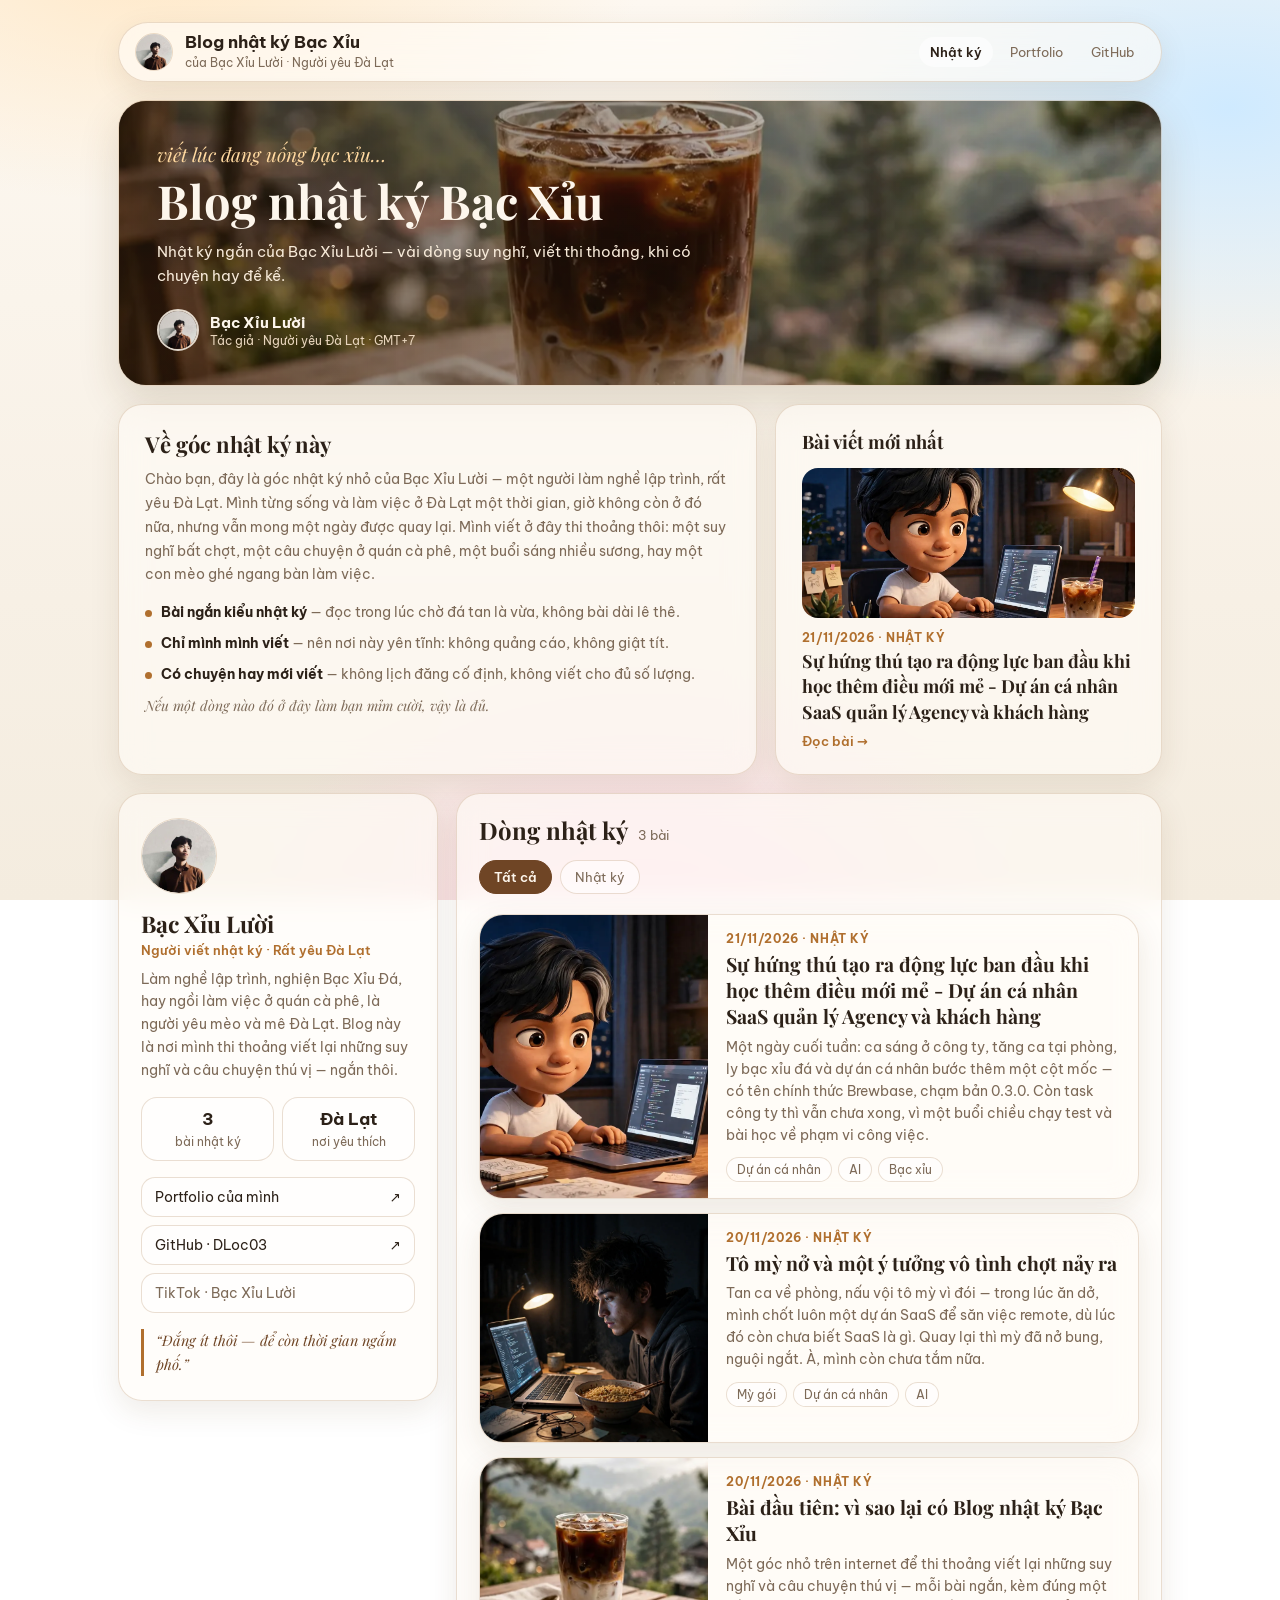
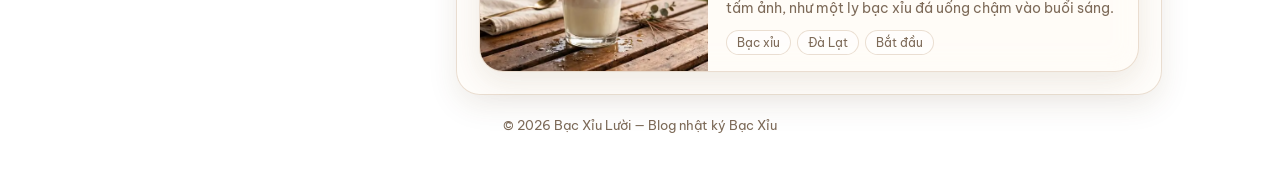
<file: index.html>
<!DOCTYPE html>
<html lang="vi">
<head>
<meta charset="UTF-8">
<meta name="viewport" content="width=device-width, initial-scale=1, viewport-fit=cover">
<meta name="theme-color" content="#fdf8f1">
<title>Blog nhật ký Bạc Xỉu — của Bạc Xỉu Lười</title>
<meta name="description" content="Nhật ký của một người làm nghề lập trình, rất yêu Đà Lạt — những suy nghĩ ngắn, chuyện quán xá, mèo và những buổi sáng nhiều sương.">
<meta property="og:type" content="website">
<meta property="og:site_name" content="Blog nhật ký Bạc Xỉu">
<meta property="og:title" content="Blog nhật ký Bạc Xỉu — của Bạc Xỉu Lười">
<meta property="og:description" content="Nhật ký của một người làm nghề lập trình, rất yêu Đà Lạt — viết thi thoảng, khi có chuyện hay.">
<meta property="og:image" content="https://dloc03.github.io/bac-xiu-lab/assets/og-image.jpg">
<meta property="og:url" content="https://dloc03.github.io/bac-xiu-lab/">
<link rel="icon" href="assets/favicon.svg" type="image/svg+xml">
<link rel="preconnect" href="https://fonts.googleapis.com">
<link href="https://fonts.googleapis.com/css2?family=Be+Vietnam+Pro:wght@400;600;700;800&family=Playfair+Display:ital,wght@0,700;0,800;1,500&display=swap" rel="stylesheet">
<link rel="stylesheet" href="assets/style.css?v=10">
</head>
<body>
<div class="page">
  <header class="nav glass">
    <img class="hava" src="assets/avatar.jpg?v=10" alt="Ảnh đại diện của Bạc Xỉu Lười">
    <div class="brand"><b>Blog nhật ký Bạc Xỉu</b><span>của Bạc Xỉu Lười · Người yêu Đà Lạt</span></div>
    <nav class="navlinks">
      <a class="on" href="./">Nhật ký</a>
      <a href="https://dloc03.github.io/portfolio/">Portfolio</a>
      <a href="https://github.com/DLoc03">GitHub</a>
    </nav>
  </header>

  <section class="hero">
    <img class="hero-bg" src="assets/images/hero-bac-xiu.webp" alt="" fetchpriority="high">
    <div class="hero-shade"></div>
    <div class="hero-in">
      <div class="hero-script">viết lúc đang uống bạc xỉu…</div>
      <h1>Blog nhật ký Bạc Xỉu</h1>
      <p>Nhật ký ngắn của Bạc Xỉu Lười — vài dòng suy nghĩ, viết thi thoảng, khi có chuyện hay để kể.</p>
      <div class="hero-author">
        <span class="mini-ava"><img src="assets/avatar.jpg?v=10" alt="">B</span>
        <span><b>Bạc Xỉu Lười</b><small>Tác giả · Người yêu Đà Lạt · GMT+7</small></span>
      </div>
    </div>
  </section>

  <section class="about-row">
    <div class="about-card glass">
      <h2>Về góc nhật ký này</h2>
      <p>Chào bạn, đây là góc nhật ký nhỏ của Bạc Xỉu Lười — một người làm nghề lập trình, rất yêu Đà Lạt. Mình từng sống và làm việc ở Đà Lạt một thời gian, giờ không còn ở đó nữa, nhưng vẫn mong một ngày được quay lại. Mình viết ở đây thi thoảng thôi: một suy nghĩ bất chợt, một câu chuyện ở quán cà phê, một buổi sáng nhiều sương, hay một con mèo ghé ngang bàn làm việc.</p>
      <ul class="rules">
        <li><b>Bài ngắn kiểu nhật ký</b> — đọc trong lúc chờ đá tan là vừa, không bài dài lê thê.</li>
        <li><b>Chỉ mình mình viết</b> — nên nơi này yên tĩnh: không quảng cáo, không giật tít.</li>
        <li><b>Có chuyện hay mới viết</b> — không lịch đăng cố định, không viết cho đủ số lượng.</li>
      </ul>
      <p class="about-note">Nếu một dòng nào đó ở đây làm bạn mỉm cười, vậy là đủ.</p>
    </div>
    <div class="about-side glass">
      <h3>Bài viết mới nhất</h3>
      <div id="latestSkl" aria-hidden="true"><div class="latest-skl-img skl-img"></div><div class="skl-bar skl-img w30" style="margin-top:14px"></div><div class="skl-bar skl-img title w85"></div></div>
      <a class="latest" id="latestCard" href="post/bai-dau-tien/" hidden>
        <img src="assets/images/bac-xiu-buoi-sang.webp" alt="Bài đầu tiên: vì sao lại có Blog nhật ký Bạc Xỉu">
        <span class="latest-date">20/11/2026 · Nhật ký</span>
        <b class="latest-title">Bài đầu tiên: vì sao lại có Blog nhật ký Bạc Xỉu</b>
        <span class="latest-more">Đọc bài →</span>
      </a>
    </div>
  </section>

  <div class="layout">
    <aside class="profile glass" id="tac-gia">
      <div class="avatar"><img src="assets/avatar.jpg?v=10" alt="Ảnh đại diện của Bạc Xỉu Lười" onerror="this.remove()">B</div>
      <h2>Bạc Xỉu Lười</h2>
      <div class="role">Người viết nhật ký · Rất yêu Đà Lạt</div>
      <p class="bio">Làm nghề lập trình, nghiện Bạc Xỉu Đá, hay ngồi làm việc ở quán cà phê, là người yêu mèo và mê Đà Lạt. Blog này là nơi mình thi thoảng viết lại những suy nghĩ và câu chuyện thú vị — ngắn thôi.</p>
      <div class="pstats">
        <div class="pstat"><b id="statPosts">–</b><span>bài nhật ký</span></div>
        <div class="pstat"><b>Đà Lạt</b><span>nơi yêu thích</span></div>
      </div>
      <div class="plinks">
        <a href="https://dloc03.github.io/portfolio/">Portfolio của mình <span>↗</span></a>
        <a href="https://github.com/DLoc03">GitHub · DLoc03 <span>↗</span></a>
        <span class="nolink">TikTok · Bạc Xỉu Lười</span>
      </div>
      <p class="pquote">“Đắng ít thôi — để còn thời gian ngắm phố.”</p>
    </aside>

    <main class="glass">
      <div class="listhead"><h2>Dòng nhật ký</h2><span id="countLabel"></span></div>
      <div class="filters" id="filters"></div>
      <div class="feed" id="feed">
        <div class="post glass skl" aria-hidden="true"><div class="skl-thumb skl-img"></div><div class="skl-lines"><div class="skl-bar skl-img w30"></div><div class="skl-bar skl-img title w85"></div><div class="skl-bar skl-img w60"></div><div class="skl-bar skl-img w45"></div></div></div>
      </div>
      <div class="pager" id="pager"></div>
    </main>
  </div>

  <footer class="foot">
    © 2026 Bạc Xỉu Lười — Blog nhật ký Bạc Xỉu
  </footer>
</div>

<nav class="tabbar" aria-label="Điều hướng dưới">
  <a class="on" href="./"><svg viewBox="0 0 24 24" fill="none" stroke="currentColor" stroke-width="1.8"><path d="M4 11.5 12 4l8 7.5"/><path d="M6 10v9h12v-9"/></svg>Nhật ký</a>
  <a href="#tac-gia"><svg viewBox="0 0 24 24" fill="none" stroke="currentColor" stroke-width="1.8"><circle cx="12" cy="8" r="3.6"/><path d="M5 20c1.2-3.2 3.9-4.8 7-4.8s5.8 1.6 7 4.8"/></svg>Tác giả</a>
  <a href="https://dloc03.github.io/portfolio/"><svg viewBox="0 0 24 24" fill="none" stroke="currentColor" stroke-width="1.8"><rect x="3.5" y="5" width="17" height="14" rx="2.5"/><path d="M3.5 9.5h17"/></svg>Portfolio</a>
  <a href="https://github.com/DLoc03"><svg viewBox="0 0 24 24" fill="none" stroke="currentColor" stroke-width="1.8"><circle cx="12" cy="12" r="8.5"/><path d="M8.5 21c.6-1.9.5-3 .5-4.2M15.5 21c-.6-1.9-.5-3-.5-4.2"/></svg>GitHub</a>
</nav>
<script src="assets/app.js?v=11"></script>
</body>
</html>
</file>
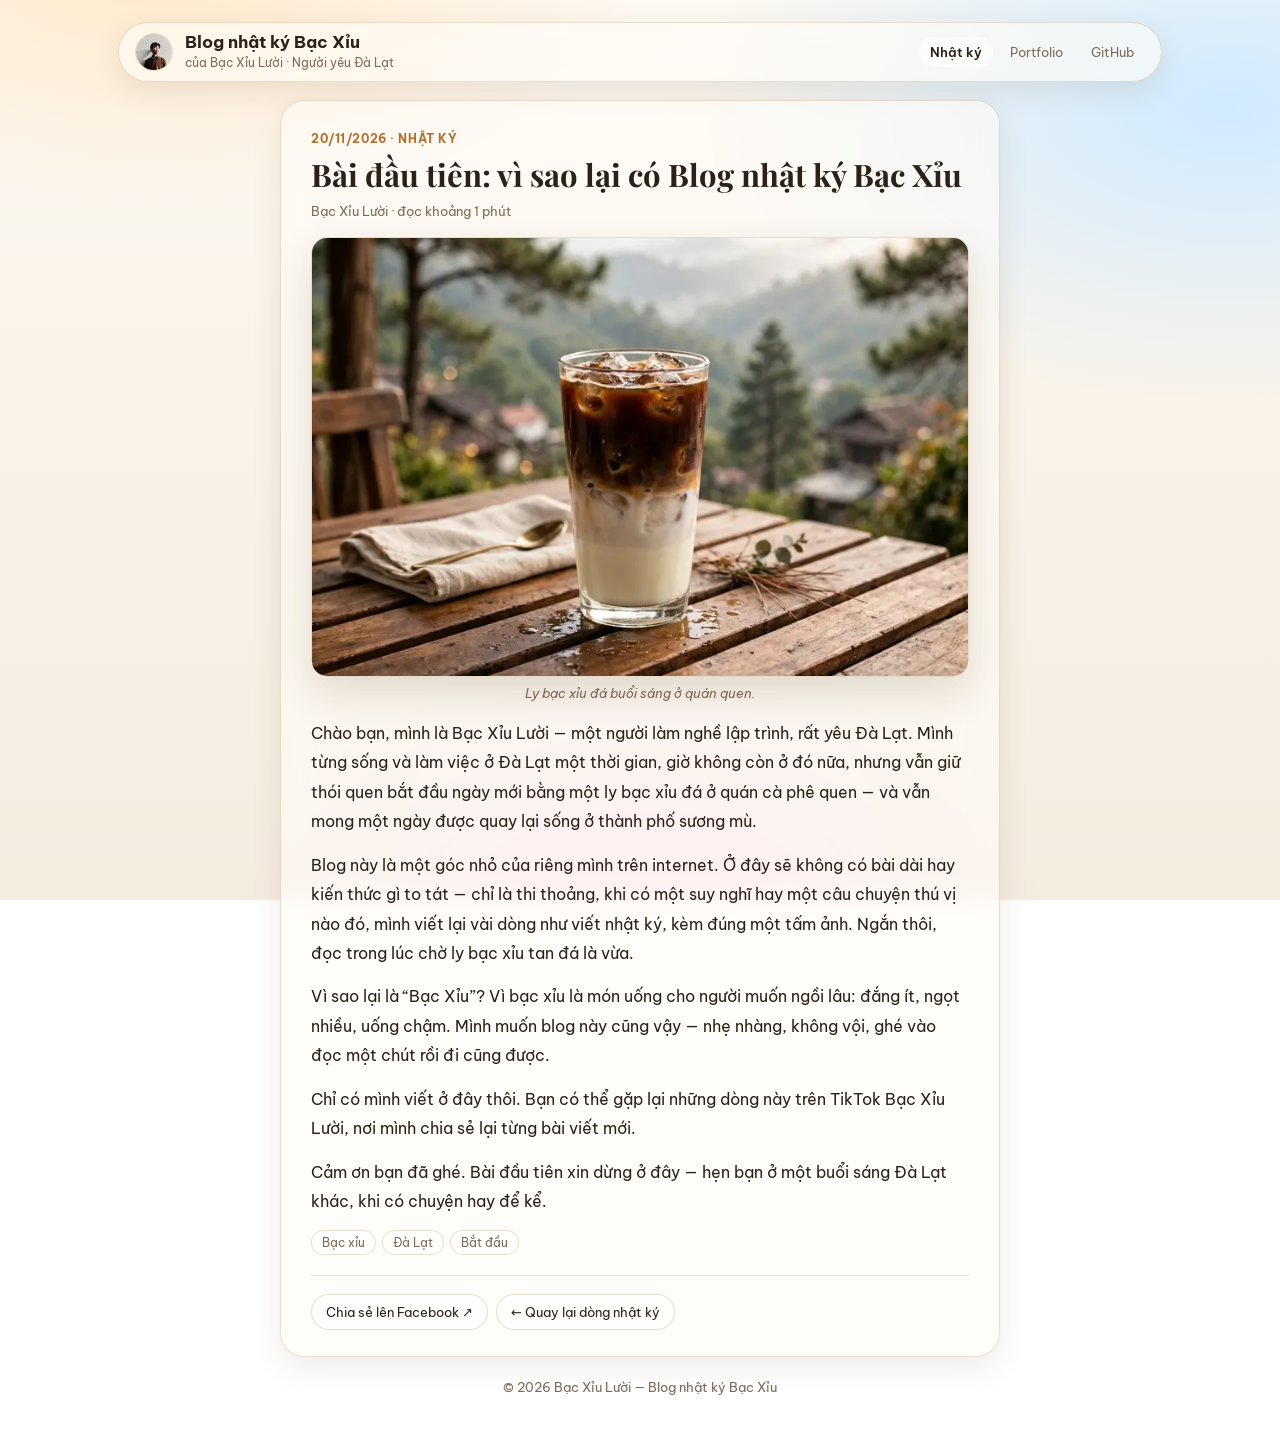
<file: post/bai-dau-tien/index.html>
<!DOCTYPE html>
<html lang="vi">
<head>
<meta charset="UTF-8">
<meta name="viewport" content="width=device-width, initial-scale=1, viewport-fit=cover">
<meta name="theme-color" content="#fdf8f1">
<title>Bài đầu tiên: vì sao lại có Blog nhật ký Bạc Xỉu — Blog nhật ký Bạc Xỉu</title>
<meta name="description" content="Một góc nhỏ trên internet để thi thoảng viết lại những suy nghĩ và câu chuyện thú vị — mỗi bài ngắn, kèm đúng một tấm ảnh, như một ly bạc xỉu đá uống chậm vào buổi sáng.">
<meta property="og:type" content="article">
<meta property="og:site_name" content="Blog nhật ký Bạc Xỉu">
<meta property="og:title" content="Bài đầu tiên: vì sao lại có Blog nhật ký Bạc Xỉu">
<meta property="og:description" content="Một góc nhỏ trên internet để thi thoảng viết lại những suy nghĩ và câu chuyện thú vị — mỗi bài ngắn, kèm đúng một tấm ảnh.">
<meta property="og:image" content="https://dloc03.github.io/bac-xiu-lab/assets/images/bac-xiu-buoi-sang.webp">
<meta property="og:url" content="https://dloc03.github.io/bac-xiu-lab/post/bai-dau-tien/">
<link rel="icon" href="../../assets/favicon.svg" type="image/svg+xml">
<link rel="preconnect" href="https://fonts.googleapis.com">
<link href="https://fonts.googleapis.com/css2?family=Be+Vietnam+Pro:wght@400;600;700;800&family=Playfair+Display:ital,wght@0,700;0,800;1,500&display=swap" rel="stylesheet">
<link rel="stylesheet" href="../../assets/style.css?v=10">
</head>
<body>
<div class="page">
  <header class="nav glass">
    <img class="hava" src="../../assets/avatar.jpg?v=10" alt="Ảnh đại diện của Bạc Xỉu Lười">
    <div class="brand"><b>Blog nhật ký Bạc Xỉu</b><span>của Bạc Xỉu Lười · Người yêu Đà Lạt</span></div>
    <nav class="navlinks">
      <a class="on" href="../../">Nhật ký</a>
      <a href="https://dloc03.github.io/portfolio/">Portfolio</a>
      <a href="https://github.com/DLoc03">GitHub</a>
    </nav>
  </header>

  <article class="article glass">
    <div class="date">20/11/2026 · Nhật ký</div>
    <h1>Bài đầu tiên: vì sao lại có Blog nhật ký Bạc Xỉu</h1>
    <div class="meta">Bạc Xỉu Lười · đọc khoảng 1 phút</div>
    <img class="hero" src="../../assets/images/bac-xiu-buoi-sang.webp" alt="Ly bạc xỉu đá phân tầng trên bàn gỗ ở quán cà phê nhìn ra đồi thông Đà Lạt">
    <div class="cap">Ly bạc xỉu đá buổi sáng ở quán quen.</div>
    <div class="content">
      <p>Chào bạn, mình là Bạc Xỉu Lười — một người làm nghề lập trình, rất yêu Đà Lạt. Mình từng sống và làm việc ở Đà Lạt một thời gian, giờ không còn ở đó nữa, nhưng vẫn giữ thói quen bắt đầu ngày mới bằng một ly bạc xỉu đá ở quán cà phê quen — và vẫn mong một ngày được quay lại sống ở thành phố sương mù.</p>
      <p>Blog này là một góc nhỏ của riêng mình trên internet. Ở đây sẽ không có bài dài hay kiến thức gì to tát — chỉ là thi thoảng, khi có một suy nghĩ hay một câu chuyện thú vị nào đó, mình viết lại vài dòng như viết nhật ký, kèm đúng một tấm ảnh. Ngắn thôi, đọc trong lúc chờ ly bạc xỉu tan đá là vừa.</p>
      <p>Vì sao lại là “Bạc Xỉu”? Vì bạc xỉu là món uống cho người muốn ngồi lâu: đắng ít, ngọt nhiều, uống chậm. Mình muốn blog này cũng vậy — nhẹ nhàng, không vội, ghé vào đọc một chút rồi đi cũng được.</p>
      <p>Chỉ có mình viết ở đây thôi. Bạn có thể gặp lại những dòng này trên TikTok Bạc Xỉu Lười, nơi mình chia sẻ lại từng bài viết mới.</p>
      <p>Cảm ơn bạn đã ghé. Bài đầu tiên xin dừng ở đây — hẹn bạn ở một buổi sáng Đà Lạt khác, khi có chuyện hay để kể.</p>
    </div>
    <div class="tags">
      <span class="tag">Bạc xỉu</span><span class="tag">Đà Lạt</span><span class="tag">Bắt đầu</span>
    </div>
    <div class="share">
      <a href="https://www.facebook.com/sharer/sharer.php?u=https%3A%2F%2Fdloc03.github.io%2Fbac-xiu-lab%2Fpost%2Fbai-dau-tien%2F" target="_blank" rel="noopener">Chia sẻ lên Facebook ↗</a>
      <a href="../../">← Quay lại dòng nhật ký</a>
    </div>
  </article>

  <footer class="foot">
    © 2026 Bạc Xỉu Lười — Blog nhật ký Bạc Xỉu
  </footer>
</div>

<nav class="tabbar" aria-label="Điều hướng dưới">
  <a class="on" href="../../"><svg viewBox="0 0 24 24" fill="none" stroke="currentColor" stroke-width="1.8"><path d="M4 11.5 12 4l8 7.5"/><path d="M6 10v9h12v-9"/></svg>Nhật ký</a>
  <a href="../../#tac-gia"><svg viewBox="0 0 24 24" fill="none" stroke="currentColor" stroke-width="1.8"><circle cx="12" cy="8" r="3.6"/><path d="M5 20c1.2-3.2 3.9-4.8 7-4.8s5.8 1.6 7 4.8"/></svg>Tác giả</a>
  <a href="https://dloc03.github.io/portfolio/"><svg viewBox="0 0 24 24" fill="none" stroke="currentColor" stroke-width="1.8"><rect x="3.5" y="5" width="17" height="14" rx="2.5"/><path d="M3.5 9.5h17"/></svg>Portfolio</a>
  <a href="https://github.com/DLoc03"><svg viewBox="0 0 24 24" fill="none" stroke="currentColor" stroke-width="1.8"><circle cx="12" cy="12" r="8.5"/><path d="M8.5 21c.6-1.9.5-3 .5-4.2M15.5 21c-.6-1.9-.5-3-.5-4.2"/></svg>GitHub</a>
</nav>
</body>
</html>
</file>
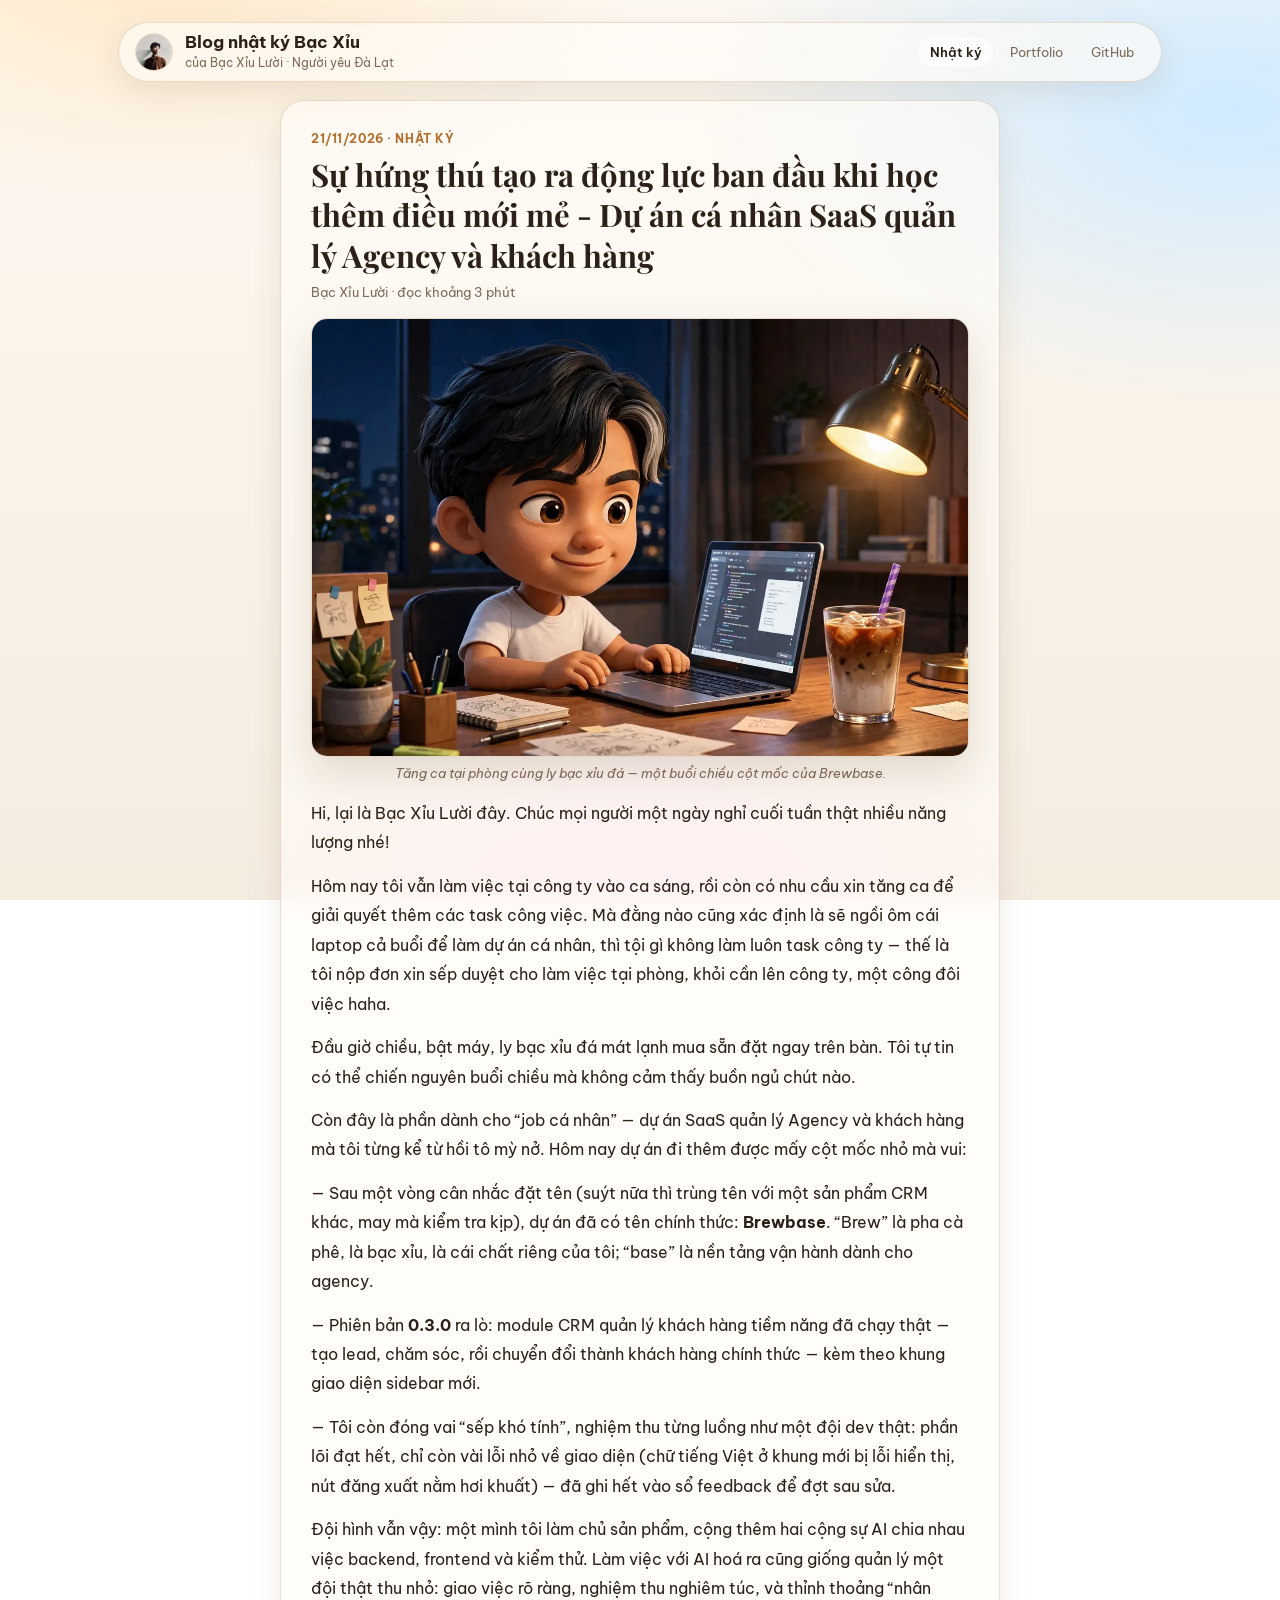
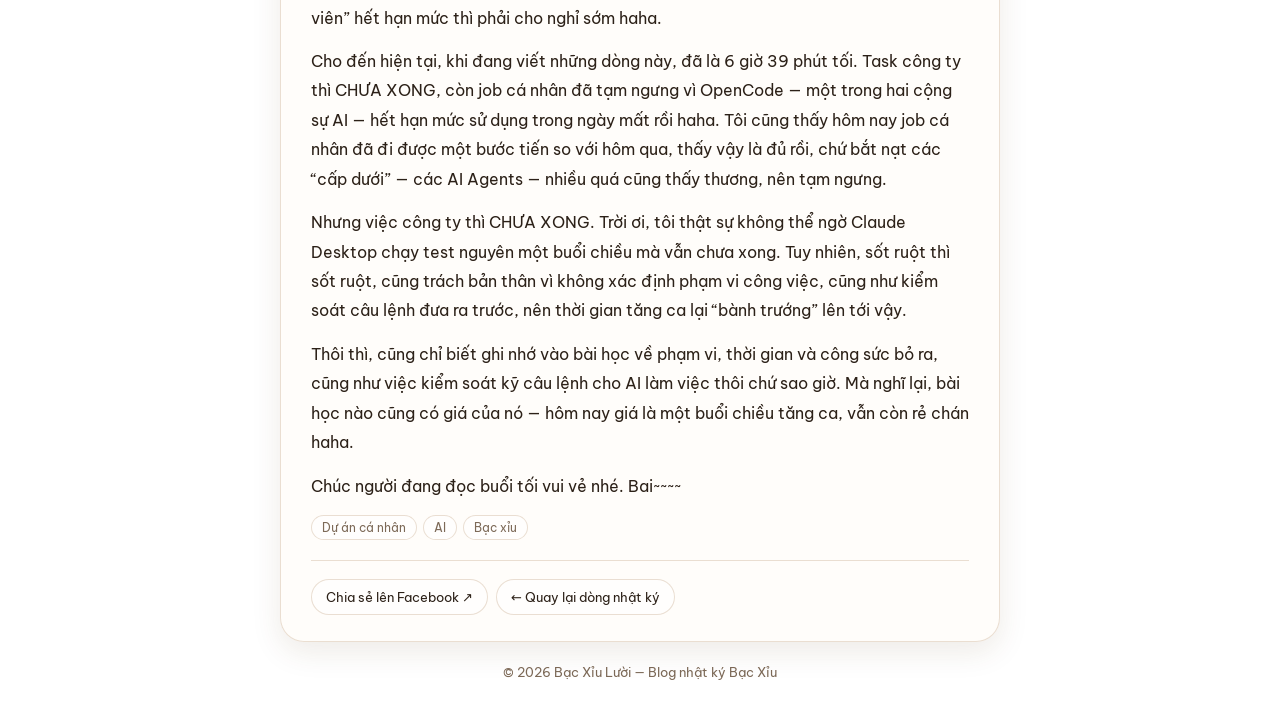
<file: post/du-an-co-ten-brewbase/index.html>
<!DOCTYPE html>
<html lang="vi">
<head>
<meta charset="UTF-8">
<meta name="viewport" content="width=device-width, initial-scale=1, viewport-fit=cover">
<meta name="theme-color" content="#fdf8f1">
<title>Sự hứng thú tạo ra động lực ban đầu khi học thêm điều mới mẻ - Dự án cá nhân SaaS quản lý Agency và khách hàng — Blog nhật ký Bạc Xỉu</title>
<meta name="description" content="Một ngày cuối tuần: ca sáng ở công ty, tăng ca tại phòng, ly bạc xỉu đá và dự án cá nhân bước thêm một cột mốc — có tên chính thức Brewbase, chạm bản 0.3.0. Còn task công ty thì vẫn chưa xong, vì một buổi chiều chạy test và bài học về phạm vi công việc.">
<meta property="og:type" content="article">
<meta property="og:site_name" content="Blog nhật ký Bạc Xỉu">
<meta property="og:title" content="Sự hứng thú tạo ra động lực ban đầu khi học thêm điều mới mẻ - Dự án cá nhân SaaS quản lý Agency và khách hàng">
<meta property="og:description" content="Một ngày cuối tuần: ca sáng ở công ty, tăng ca tại phòng, ly bạc xỉu đá và dự án cá nhân bước thêm một cột mốc — có tên chính thức Brewbase, chạm bản 0.3.0. Còn task công ty thì vẫn chưa xong, vì một buổi chiều chạy test và bài học về phạm vi công việc.">
<meta property="og:image" content="https://dloc03.github.io/bac-xiu-lab/assets/images/brewbase-030.webp">
<meta property="og:url" content="https://dloc03.github.io/bac-xiu-lab/post/du-an-co-ten-brewbase/">
<link rel="icon" href="../../assets/favicon.svg" type="image/svg+xml">
<link rel="preconnect" href="https://fonts.googleapis.com">
<link href="https://fonts.googleapis.com/css2?family=Be+Vietnam+Pro:wght@400;600;700;800&family=Playfair+Display:ital,wght@0,700;0,800;1,500&display=swap" rel="stylesheet">
<link rel="stylesheet" href="../../assets/style.css?v=10">
</head>
<body>
<div class="page">
  <header class="nav glass">
    <img class="hava" src="../../assets/avatar.jpg?v=10" alt="Ảnh đại diện của Bạc Xỉu Lười">
    <div class="brand"><b>Blog nhật ký Bạc Xỉu</b><span>của Bạc Xỉu Lười · Người yêu Đà Lạt</span></div>
    <nav class="navlinks">
      <a class="on" href="../../">Nhật ký</a>
      <a href="https://dloc03.github.io/portfolio/">Portfolio</a>
      <a href="https://github.com/DLoc03">GitHub</a>
    </nav>
  </header>

  <article class="article glass">
    <div class="date">21/11/2026 · Nhật ký</div>
    <h1>Sự hứng thú tạo ra động lực ban đầu khi học thêm điều mới mẻ - Dự án cá nhân SaaS quản lý Agency và khách hàng</h1>
    <div class="meta">Bạc Xỉu Lười · đọc khoảng 3 phút</div>
    <img class="hero" src="../../assets/images/brewbase-030.webp" alt="Chàng trai chibi áo thun trắng ngồi bên laptop trong phòng buổi tối, cạnh ly bạc xỉu đá">
    <div class="cap">Tăng ca tại phòng cùng ly bạc xỉu đá — một buổi chiều cột mốc của Brewbase.</div>
    <div class="content">
      <p>Hi, lại là Bạc Xỉu Lười đây. Chúc mọi người một ngày nghỉ cuối tuần thật nhiều năng lượng nhé!</p>
      <p>Hôm nay tôi vẫn làm việc tại công ty vào ca sáng, rồi còn có nhu cầu xin tăng ca để giải quyết thêm các task công việc. Mà đằng nào cũng xác định là sẽ ngồi ôm cái laptop cả buổi để làm dự án cá nhân, thì tội gì không làm luôn task công ty — thế là tôi nộp đơn xin sếp duyệt cho làm việc tại phòng, khỏi cần lên công ty, một công đôi việc haha.</p>
      <p>Đầu giờ chiều, bật máy, ly bạc xỉu đá mát lạnh mua sẵn đặt ngay trên bàn. Tôi tự tin có thể chiến nguyên buổi chiều mà không cảm thấy buồn ngủ chút nào.</p>
      <p>Còn đây là phần dành cho “job cá nhân” — dự án SaaS quản lý Agency và khách hàng mà tôi từng kể từ hồi tô mỳ nở. Hôm nay dự án đi thêm được mấy cột mốc nhỏ mà vui:</p>
      <p>— Sau một vòng cân nhắc đặt tên (suýt nữa thì trùng tên với một sản phẩm CRM khác, may mà kiểm tra kịp), dự án đã có tên chính thức: <strong>Brewbase</strong>. “Brew” là pha cà phê, là bạc xỉu, là cái chất riêng của tôi; “base” là nền tảng vận hành dành cho agency.</p>
      <p>— Phiên bản <strong>0.3.0</strong> ra lò: module CRM quản lý khách hàng tiềm năng đã chạy thật — tạo lead, chăm sóc, rồi chuyển đổi thành khách hàng chính thức — kèm theo khung giao diện sidebar mới.</p>
      <p>— Tôi còn đóng vai “sếp khó tính”, nghiệm thu từng luồng như một đội dev thật: phần lõi đạt hết, chỉ còn vài lỗi nhỏ về giao diện (chữ tiếng Việt ở khung mới bị lỗi hiển thị, nút đăng xuất nằm hơi khuất) — đã ghi hết vào sổ feedback để đợt sau sửa.</p>
      <p>Đội hình vẫn vậy: một mình tôi làm chủ sản phẩm, cộng thêm hai cộng sự AI chia nhau việc backend, frontend và kiểm thử. Làm việc với AI hoá ra cũng giống quản lý một đội thật thu nhỏ: giao việc rõ ràng, nghiệm thu nghiêm túc, và thỉnh thoảng “nhân viên” hết hạn mức thì phải cho nghỉ sớm haha.</p>
      <p>Cho đến hiện tại, khi đang viết những dòng này, đã là 6 giờ 39 phút tối. Task công ty thì CHƯA XONG, còn job cá nhân đã tạm ngưng vì OpenCode — một trong hai cộng sự AI — hết hạn mức sử dụng trong ngày mất rồi haha. Tôi cũng thấy hôm nay job cá nhân đã đi được một bước tiến so với hôm qua, thấy vậy là đủ rồi, chứ bắt nạt các “cấp dưới” — các AI Agents — nhiều quá cũng thấy thương, nên tạm ngưng.</p>
      <p>Nhưng việc công ty thì CHƯA XONG. Trời ơi, tôi thật sự không thể ngờ Claude Desktop chạy test nguyên một buổi chiều mà vẫn chưa xong. Tuy nhiên, sốt ruột thì sốt ruột, cũng trách bản thân vì không xác định phạm vi công việc, cũng như kiểm soát câu lệnh đưa ra trước, nên thời gian tăng ca lại “bành trướng” lên tới vậy.</p>
      <p>Thôi thì, cũng chỉ biết ghi nhớ vào bài học về phạm vi, thời gian và công sức bỏ ra, cũng như việc kiểm soát kỹ câu lệnh cho AI làm việc thôi chứ sao giờ. Mà nghĩ lại, bài học nào cũng có giá của nó — hôm nay giá là một buổi chiều tăng ca, vẫn còn rẻ chán haha.</p>
      <p>Chúc người đang đọc buổi tối vui vẻ nhé. Bai~~~~</p>
    </div>
    <div class="tags">
      <span class="tag">Dự án cá nhân</span><span class="tag">AI</span><span class="tag">Bạc xỉu</span>
    </div>
    <div class="share">
      <a href="https://www.facebook.com/sharer/sharer.php?u=https%3A%2F%2Fdloc03.github.io%2Fbac-xiu-lab%2Fpost%2Fdu-an-co-ten-brewbase%2F" target="_blank" rel="noopener">Chia sẻ lên Facebook ↗</a>
      <a href="../../">← Quay lại dòng nhật ký</a>
    </div>
  </article>

  <footer class="foot">
    © 2026 Bạc Xỉu Lười — Blog nhật ký Bạc Xỉu
  </footer>
</div>

<nav class="tabbar" aria-label="Điều hướng dưới">
  <a class="on" href="../../"><svg viewBox="0 0 24 24" fill="none" stroke="currentColor" stroke-width="1.8"><path d="M4 11.5 12 4l8 7.5"/><path d="M6 10v9h12v-9"/></svg>Nhật ký</a>
  <a href="../../#tac-gia"><svg viewBox="0 0 24 24" fill="none" stroke="currentColor" stroke-width="1.8"><circle cx="12" cy="8" r="3.6"/><path d="M5 20c1.2-3.2 3.9-4.8 7-4.8s5.8 1.6 7 4.8"/></svg>Tác giả</a>
  <a href="https://dloc03.github.io/portfolio/"><svg viewBox="0 0 24 24" fill="none" stroke="currentColor" stroke-width="1.8"><rect x="3.5" y="5" width="17" height="14" rx="2.5"/><path d="M3.5 9.5h17"/></svg>Portfolio</a>
  <a href="https://github.com/DLoc03"><svg viewBox="0 0 24 24" fill="none" stroke="currentColor" stroke-width="1.8"><circle cx="12" cy="12" r="8.5"/><path d="M8.5 21c.6-1.9.5-3 .5-4.2M15.5 21c-.6-1.9-.5-3-.5-4.2"/></svg>GitHub</a>
</nav>
</body>
</html>
</file>
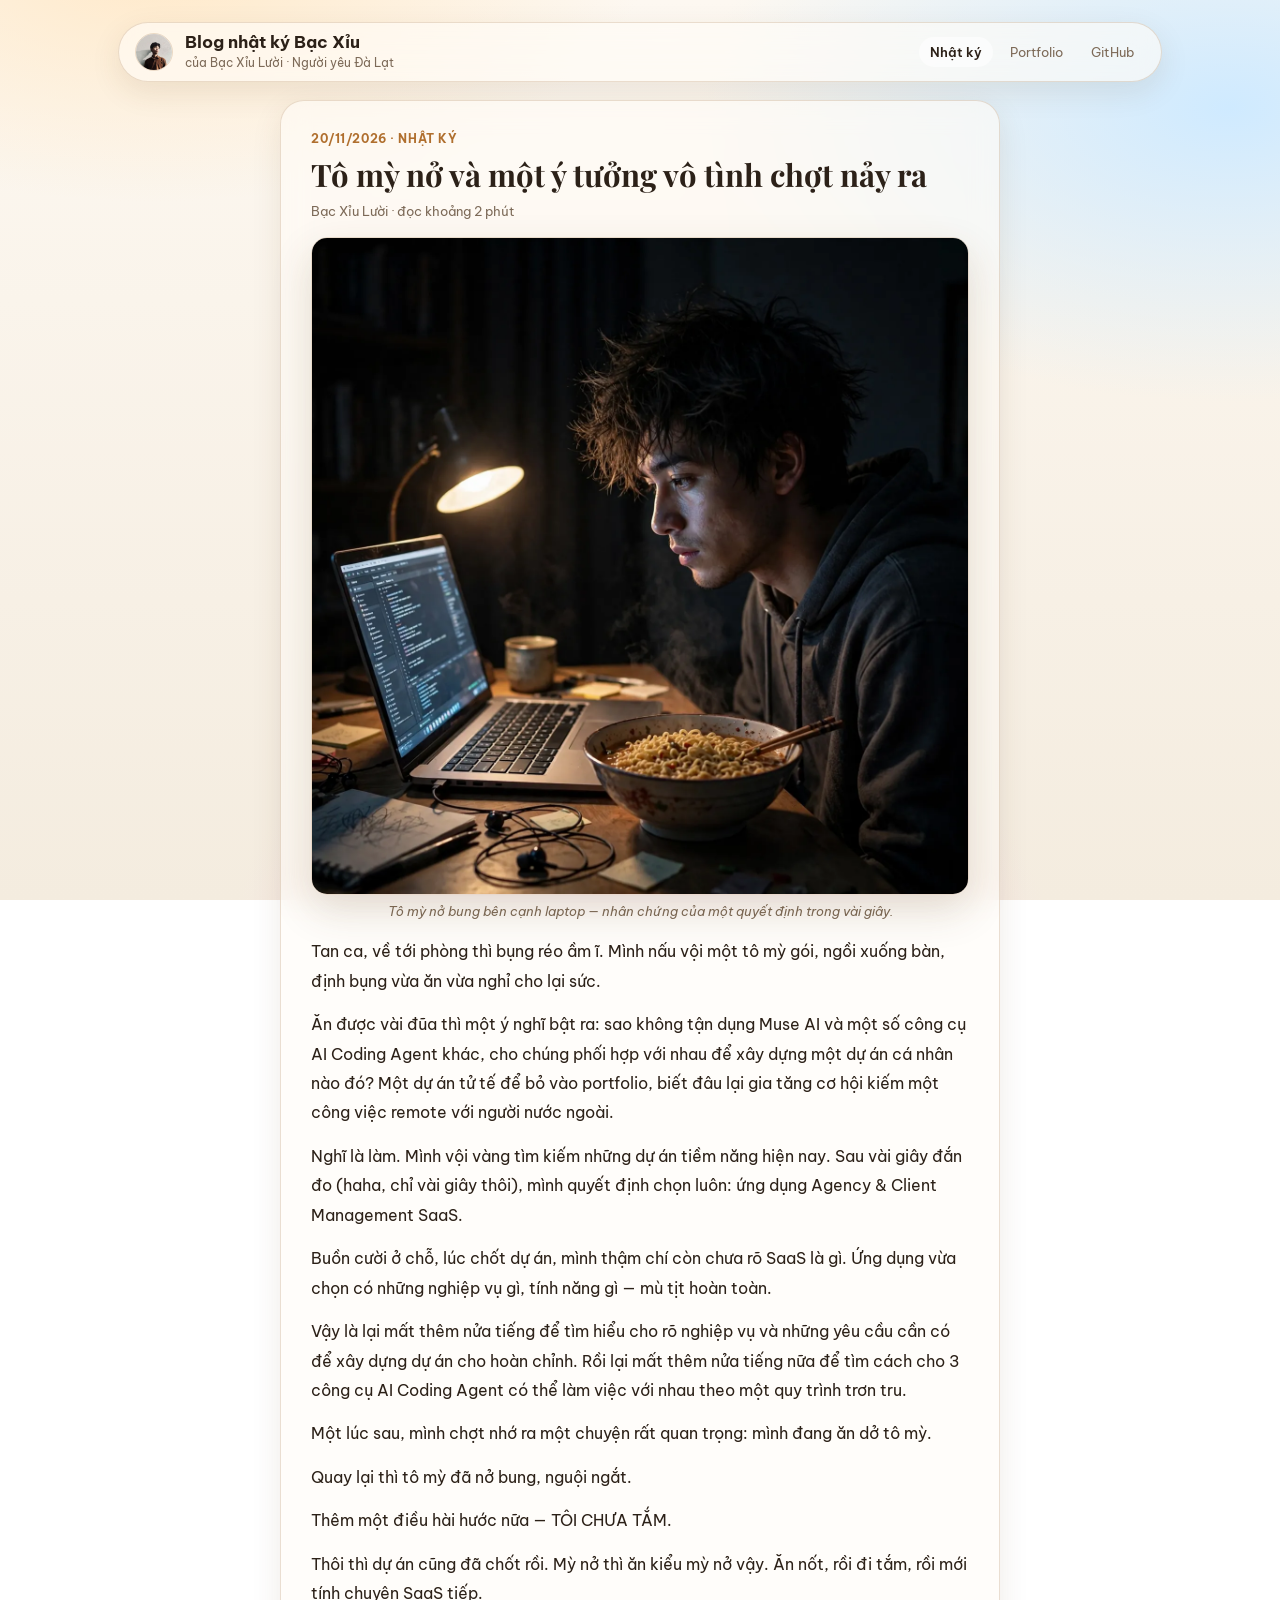
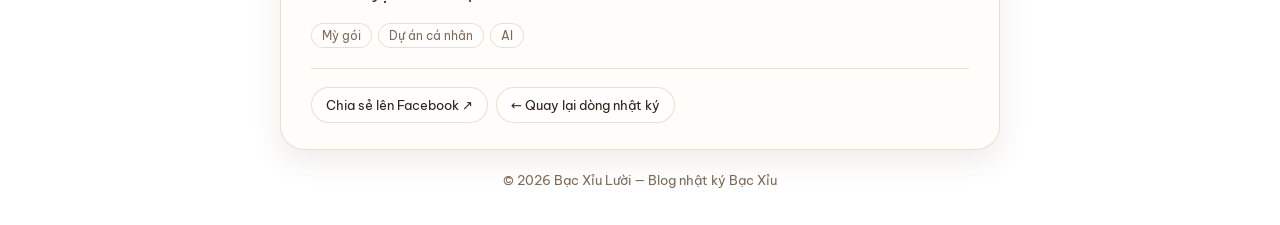
<file: post/to-my-no-va-du-an-saas/index.html>
<!DOCTYPE html>
<html lang="vi">
<head>
<meta charset="UTF-8">
<meta name="viewport" content="width=device-width, initial-scale=1, viewport-fit=cover">
<meta name="theme-color" content="#fdf8f1">
<title>Tô mỳ nở và một ý tưởng vô tình chợt nảy ra — Blog nhật ký Bạc Xỉu</title>
<meta name="description" content="Tan ca về phòng, nấu vội tô mỳ vì đói — trong lúc ăn dở, mình chốt luôn một dự án SaaS để săn việc remote, dù lúc đó còn chưa biết SaaS là gì.">
<meta property="og:type" content="article">
<meta property="og:site_name" content="Blog nhật ký Bạc Xỉu">
<meta property="og:title" content="Tô mỳ nở và một ý tưởng vô tình chợt nảy ra">
<meta property="og:description" content="Tan ca về phòng, nấu vội tô mỳ vì đói — trong lúc ăn dở, mình chốt luôn một dự án SaaS để săn việc remote, dù lúc đó còn chưa biết SaaS là gì.">
<meta property="og:image" content="https://dloc03.github.io/bac-xiu-lab/assets/images/to-my-no.webp">
<meta property="og:url" content="https://dloc03.github.io/bac-xiu-lab/post/to-my-no-va-du-an-saas/">
<link rel="icon" href="../../assets/favicon.svg" type="image/svg+xml">
<link rel="preconnect" href="https://fonts.googleapis.com">
<link href="https://fonts.googleapis.com/css2?family=Be+Vietnam+Pro:wght@400;600;700;800&family=Playfair+Display:ital,wght@0,700;0,800;1,500&display=swap" rel="stylesheet">
<link rel="stylesheet" href="../../assets/style.css?v=10">
</head>
<body>
<div class="page">
  <header class="nav glass">
    <img class="hava" src="../../assets/avatar.jpg?v=10" alt="Ảnh đại diện của Bạc Xỉu Lười">
    <div class="brand"><b>Blog nhật ký Bạc Xỉu</b><span>của Bạc Xỉu Lười · Người yêu Đà Lạt</span></div>
    <nav class="navlinks">
      <a class="on" href="../../">Nhật ký</a>
      <a href="https://dloc03.github.io/portfolio/">Portfolio</a>
      <a href="https://github.com/DLoc03">GitHub</a>
    </nav>
  </header>

  <article class="article glass">
    <div class="date">20/11/2026 · Nhật ký</div>
    <h1>Tô mỳ nở và một ý tưởng vô tình chợt nảy ra</h1>
    <div class="meta">Bạc Xỉu Lười · đọc khoảng 2 phút</div>
    <img class="hero" src="../../assets/images/to-my-no.webp" alt="Thanh niên tóc rối ngồi trước laptop sáng trong phòng tối, bên cạnh là tô mỳ đã nở">
    <div class="cap">Tô mỳ nở bung bên cạnh laptop — nhân chứng của một quyết định trong vài giây.</div>
    <div class="content">
      <p>Tan ca, về tới phòng thì bụng réo ầm ĩ. Mình nấu vội một tô mỳ gói, ngồi xuống bàn, định bụng vừa ăn vừa nghỉ cho lại sức.</p>
      <p>Ăn được vài đũa thì một ý nghĩ bật ra: sao không tận dụng Muse AI và một số công cụ AI Coding Agent khác, cho chúng phối hợp với nhau để xây dựng một dự án cá nhân nào đó? Một dự án tử tế để bỏ vào portfolio, biết đâu lại gia tăng cơ hội kiếm một công việc remote với người nước ngoài.</p>
      <p>Nghĩ là làm. Mình vội vàng tìm kiếm những dự án tiềm năng hiện nay. Sau vài giây đắn đo (haha, chỉ vài giây thôi), mình quyết định chọn luôn: ứng dụng Agency &amp; Client Management SaaS.</p>
      <p>Buồn cười ở chỗ, lúc chốt dự án, mình thậm chí còn chưa rõ SaaS là gì. Ứng dụng vừa chọn có những nghiệp vụ gì, tính năng gì — mù tịt hoàn toàn.</p>
      <p>Vậy là lại mất thêm nửa tiếng để tìm hiểu cho rõ nghiệp vụ và những yêu cầu cần có để xây dựng dự án cho hoàn chỉnh. Rồi lại mất thêm nửa tiếng nữa để tìm cách cho 3 công cụ AI Coding Agent có thể làm việc với nhau theo một quy trình trơn tru.</p>
      <p>Một lúc sau, mình chợt nhớ ra một chuyện rất quan trọng: mình đang ăn dở tô mỳ.</p>
      <p>Quay lại thì tô mỳ đã nở bung, nguội ngắt.</p>
      <p>Thêm một điều hài hước nữa — TÔI CHƯA TẮM.</p>
      <p>Thôi thì dự án cũng đã chốt rồi. Mỳ nở thì ăn kiểu mỳ nở vậy. Ăn nốt, rồi đi tắm, rồi mới tính chuyện SaaS tiếp.</p>
    </div>
    <div class="tags">
      <span class="tag">Mỳ gói</span><span class="tag">Dự án cá nhân</span><span class="tag">AI</span>
    </div>
    <div class="share">
      <a href="https://www.facebook.com/sharer/sharer.php?u=https%3A%2F%2Fdloc03.github.io%2Fbac-xiu-lab%2Fpost%2Fto-my-no-va-du-an-saas%2F" target="_blank" rel="noopener">Chia sẻ lên Facebook ↗</a>
      <a href="../../">← Quay lại dòng nhật ký</a>
    </div>
  </article>

  <footer class="foot">
    © 2026 Bạc Xỉu Lười — Blog nhật ký Bạc Xỉu
  </footer>
</div>

<nav class="tabbar" aria-label="Điều hướng dưới">
  <a class="on" href="../../"><svg viewBox="0 0 24 24" fill="none" stroke="currentColor" stroke-width="1.8"><path d="M4 11.5 12 4l8 7.5"/><path d="M6 10v9h12v-9"/></svg>Nhật ký</a>
  <a href="../../#tac-gia"><svg viewBox="0 0 24 24" fill="none" stroke="currentColor" stroke-width="1.8"><circle cx="12" cy="8" r="3.6"/><path d="M5 20c1.2-3.2 3.9-4.8 7-4.8s5.8 1.6 7 4.8"/></svg>Tác giả</a>
  <a href="https://dloc03.github.io/portfolio/"><svg viewBox="0 0 24 24" fill="none" stroke="currentColor" stroke-width="1.8"><rect x="3.5" y="5" width="17" height="14" rx="2.5"/><path d="M3.5 9.5h17"/></svg>Portfolio</a>
  <a href="https://github.com/DLoc03"><svg viewBox="0 0 24 24" fill="none" stroke="currentColor" stroke-width="1.8"><circle cx="12" cy="12" r="8.5"/><path d="M8.5 21c.6-1.9.5-3 .5-4.2M15.5 21c-.6-1.9-.5-3-.5-4.2"/></svg>GitHub</a>
</nav>
</body>
</html>
</file>
<file: assets/style.css>
/* Blog nhật ký Bạc Xỉu — Mẫu 02 "Quán Nhỏ" · Liquid Glass nhẹ, tông bạc xỉu (sữa – cà phê – đá) */
:root{
  --ink:#2c2118; --muted:#7d6a58; --accent:#b06f2e; --accent2:#2e7fb0;
  --coffee:#6f4525; --glass:rgba(255,252,247,.62); --stroke:rgba(160,110,60,.22);
  --chip:rgba(255,255,255,.55); --r:24px;
  --hfont:'Playfair Display',Georgia,serif; --font:'Be Vietnam Pro',system-ui,-apple-system,'Segoe UI',sans-serif;
}
*{box-sizing:border-box;margin:0;padding:0}
body{
  font-family:var(--font); color:var(--ink); min-height:100vh;
  background:
    radial-gradient(700px 340px at 12% -4%, #ffe9c9, transparent 70%),
    radial-gradient(760px 420px at 96% 12%, #cfeaff, transparent 70%),
    radial-gradient(600px 500px at 50% 110%, #ffd9ec, transparent 70%),
    linear-gradient(180deg,#fdf8f1,#f4ecdf);
  background-attachment:fixed;
}
a{color:var(--accent);text-decoration:none}
.glass{background:var(--glass);backdrop-filter:blur(14px);-webkit-backdrop-filter:blur(14px);border:1px solid var(--stroke);border-radius:var(--r);box-shadow:0 10px 30px rgba(90,60,20,.10)}
.page{max-width:1080px;margin:0 auto;padding:22px 18px 34px}
/* header */
.nav{display:flex;align-items:center;gap:12px;padding:10px 16px;border-radius:999px}
.hava{width:38px;height:38px;border-radius:50%;object-fit:cover;border:1px solid var(--stroke);flex:none}
.mini-ava{position:relative;overflow:hidden}
.mini-ava img{position:absolute;inset:0;width:100%;height:100%;object-fit:cover}
.latest{display:block;margin-top:14px;color:var(--ink)}
.latest img{width:100%;height:150px;object-fit:cover;border-radius:16px;display:block}
.latest-date{display:block;font-size:11.5px;color:var(--accent);font-weight:700;letter-spacing:.05em;text-transform:uppercase;margin-top:12px}
.latest-title{display:block;font-family:var(--hfont);font-size:18px;line-height:1.4;margin-top:4px}
.latest-more{display:inline-block;font-size:13px;color:var(--accent);font-weight:600;margin-top:8px}
.brand{line-height:1.15}
.brand b{font-size:16.5px;display:block}
.brand span{font-size:12px;color:var(--muted)}
.navlinks{margin-left:auto;display:flex;gap:6px}
.navlinks a{font-size:13px;color:var(--muted);padding:7px 11px;border-radius:999px}
.navlinks a.on{background:var(--chip);color:var(--ink);font-weight:600}
/* layout: profile column + list */
.layout{display:grid;grid-template-columns:320px 1fr;gap:18px;margin-top:18px;align-items:start}
@media(max-width:820px){.layout{grid-template-columns:1fr}}
.profile{padding:24px 22px;position:sticky;top:18px}
@media(max-width:820px){.profile{position:static}}
.avatar{position:relative;overflow:hidden;width:76px;height:76px;border-radius:50%;background:transparent;border:1px solid var(--stroke);display:flex;align-items:center;justify-content:center;font-family:var(--hfont);font-size:32px;font-weight:800;color:#fff;text-shadow:0 1px 4px rgba(60,35,10,.45)}
.avatar img{position:absolute;inset:0;width:100%;height:100%;object-fit:cover;object-position:50% 38%;display:block;border-radius:50%}
.profile h2{font-family:var(--hfont);font-size:23px;margin-top:14px}
.profile .role{font-size:13px;color:var(--accent);font-weight:600;margin-top:3px}
.profile .bio{font-size:13.8px;line-height:1.65;color:var(--muted);margin-top:10px}
.pstats{display:flex;gap:8px;margin-top:16px}
.pstat{flex:1;text-align:center;padding:10px 6px;border-radius:16px;background:var(--chip);border:1px solid var(--stroke)}
.pstat b{display:block;font-size:17px}
.pstat span{font-size:11.5px;color:var(--muted)}
.plinks{margin-top:16px;display:grid;gap:8px}
.plinks a,.plinks .nolink{display:flex;justify-content:space-between;align-items:center;font-size:13.5px;padding:10px 13px;border-radius:14px;background:var(--chip);border:1px solid var(--stroke);color:var(--ink)}
.plinks .nolink{color:var(--muted)}
.pquote{margin-top:16px;font-family:var(--hfont);font-style:italic;font-size:14.5px;line-height:1.6;color:var(--coffee);border-left:3px solid var(--accent);padding-left:12px}
/* list */
.listhead{display:flex;align-items:baseline;gap:10px;padding:20px 22px 0}
.listhead h2{font-family:var(--hfont);font-size:24px}
.listhead span{font-size:12.5px;color:var(--muted)}
.filters{display:flex;flex-wrap:wrap;gap:8px;padding:14px 22px 4px;min-height:38px}
.fchip{white-space:nowrap;border:1px solid var(--stroke);background:var(--chip);color:var(--muted);font-family:inherit;font-size:13px;padding:8px 14px;border-radius:999px;cursor:pointer}
.fchip.on{background:var(--coffee);color:#fdf6ec;font-weight:600;border-color:var(--coffee)}
.feed{display:grid;gap:14px;padding:16px 22px 22px}
.post{display:flex;gap:0;overflow:hidden;color:var(--ink);border-radius:var(--r)}
.post img{width:228px;min-height:158px;object-fit:cover;display:block;flex:none}
.post .body{padding:16px 18px}
.date{font-size:11.5px;color:var(--accent);font-weight:700;letter-spacing:.05em;text-transform:uppercase}
.post h3{font-family:var(--hfont);font-size:19.5px;line-height:1.35;margin-top:5px}
.post p{font-size:13.8px;line-height:1.6;color:var(--muted);margin-top:6px}
.tags{display:flex;flex-wrap:wrap;gap:6px;margin-top:11px}
.tag{font-size:11.5px;padding:4px 10px;border-radius:999px;background:var(--chip);border:1px solid var(--stroke);color:var(--muted)}
@media(max-width:560px){.post{flex-direction:column}.post img{width:100%;height:180px}}
.empty{padding:26px 22px;font-size:14px;color:var(--muted)}
/* pagination: 4 posts per page */
.pager{display:none;align-items:center;justify-content:center;gap:8px;flex-wrap:wrap;padding:14px 22px 22px}
.pager.show{display:flex}
.pager button{min-height:44px;min-width:44px;padding:8px 15px;border-radius:999px;border:1px solid var(--stroke);background:var(--chip);color:var(--ink);font-family:inherit;font-size:13.5px;cursor:pointer}
.pager button.on{background:var(--coffee);color:#fdf6ec;font-weight:700;border-color:var(--coffee)}
.pager button:disabled{opacity:.45;cursor:default}
.pager .info{width:100%;text-align:center;font-size:12.5px;color:var(--muted);margin-top:2px}
.foot{margin-top:20px;text-align:center;font-size:12.5px;color:var(--muted);line-height:1.7}
/* article page */
.article{max-width:720px;margin:18px auto 0;padding:30px 30px 26px}
@media(max-width:560px){.article{padding:22px 18px}}
.article h1{font-family:var(--hfont);font-size:31px;line-height:1.3;margin-top:8px}
.article .meta{font-size:13px;color:var(--muted);margin-top:9px}
.article img.hero{width:100%;border-radius:16px;display:block;margin-top:18px}
.article .cap{font-size:12.5px;color:var(--muted);text-align:center;margin-top:8px;font-style:italic}
.article .content{margin-top:18px;font-size:15.5px;line-height:1.9}
.article .content p{margin-bottom:14px}
.article .share{display:flex;flex-wrap:wrap;gap:8px;margin-top:20px;padding-top:18px;border-top:1px solid var(--stroke)}
.article .share a{font-size:13px;padding:9px 14px;border-radius:999px;background:var(--chip);border:1px solid var(--stroke);color:var(--ink)}
.backlink{display:inline-block;margin-top:18px;font-size:13.5px}
/* hero (theo bản preview đã duyệt) */
.hero{position:relative;margin-top:18px;border-radius:28px;overflow:hidden;border:1px solid var(--stroke);box-shadow:0 16px 40px rgba(90,60,20,.16);cursor:url("data:image/svg+xml;utf8,<svg xmlns='http://www.w3.org/2000/svg' width='36' height='36' viewBox='0 0 36 36'><circle cx='18' cy='18' r='15' fill='%23fdf6ec' fill-opacity='0.92' stroke='%236f4525' stroke-width='1.6'/><path d='M12 14h11v5.5A4.5 4.5 0 0 1 18.5 24h-2A4.5 4.5 0 0 1 12 19.5V14z' fill='%23b06f2e'/><path d='M23 15.2h1.6a2.9 2.9 0 0 1 0 5.8H23' fill='none' stroke='%23b06f2e' stroke-width='1.7'/><path d='M11 27h14' stroke='%236f4525' stroke-width='1.6' stroke-linecap='round'/></svg>") 18 18, auto}
.hero-bg{position:absolute;inset:0;width:100%;height:100%;object-fit:cover;transform:scale(1.12);will-change:transform}
.hero-shade{position:absolute;inset:0;background:linear-gradient(90deg,rgba(46,29,14,.62) 0%,rgba(46,29,14,.38) 55%,rgba(46,29,14,.08) 100%)}
.hero-in{position:relative;padding:40px 38px 34px;max-width:640px;color:#fdf6ec}
.hero-script{font-family:var(--hfont);font-style:italic;font-size:19px;color:#ffd9a0}
.hero-in h1{font-family:var(--hfont);font-size:47px;line-height:1.12;margin-top:8px}
.hero-in p{font-size:15px;line-height:1.65;margin-top:12px;color:#f7ead9}
.hero-author{display:flex;align-items:center;gap:11px;margin-top:20px}
.mini-ava{width:42px;height:42px;border-radius:50%;background:transparent;border:2px solid rgba(253,246,236,.85);display:flex;align-items:center;justify-content:center;font-family:var(--hfont);font-weight:800;font-size:17px;color:#fff;text-shadow:0 1px 3px rgba(60,35,10,.5);flex:none}
.hero-author b{display:block;font-size:14.5px}
.hero-author small{display:block;font-size:12px;color:#e8d5bd;margin-top:1px}
/* section "Về góc nhật ký này" — dưới hero */
.about-row{display:grid;grid-template-columns:1.65fr 1fr;gap:18px;margin-top:18px;align-items:stretch}
@media(max-width:820px){.about-row{grid-template-columns:1fr}}
.about-card{padding:24px 26px}
.about-card h2{font-family:var(--hfont);font-size:22px}
.about-card p{font-size:14px;line-height:1.7;color:var(--muted);margin-top:9px}
.rules{list-style:none;margin-top:14px;display:grid;gap:9px}
.rules li{font-size:13.8px;line-height:1.6;color:var(--muted);padding-left:16px;position:relative}
.rules li::before{content:"";position:absolute;left:0;top:9px;width:7px;height:7px;border-radius:50%;background:var(--accent)}
.rules li b{color:var(--ink)}
.about-note{margin-top:16px;font-family:var(--hfont);font-style:italic;font-size:15px;color:var(--coffee)}
.about-side{padding:24px 26px}
.about-side h3{font-family:var(--hfont);font-size:18.5px}
.about-side p{font-size:13.5px;line-height:1.65;color:var(--muted);margin-top:13px}
.steps{display:flex;align-items:stretch;gap:7px;margin-top:15px}
.step{flex:1;text-align:center;background:var(--chip);border:1px solid var(--stroke);border-radius:15px;padding:11px 6px}
.step b{display:block;font-size:12.8px;line-height:1.35}
.step span{display:block;font-size:11.3px;color:var(--muted);margin-top:2px}
.steps .arrow{align-self:center;color:var(--accent);font-weight:700}
/* skeleton loading — giữ khung ổn định trong lúc tải dữ liệu bài viết */
.skl{pointer-events:none}
.skl-img{background:linear-gradient(100deg,rgba(160,110,60,.13) 40%,rgba(255,252,247,.75) 50%,rgba(160,110,60,.13) 60%);background-size:200% 100%;animation:sklwave 1.25s infinite linear}
@keyframes sklwave{to{background-position:-200% 0}}
.post.skl img{display:none}
.skl-thumb{width:228px;min-height:158px;flex:none}
@media(max-width:560px){.skl-thumb{width:100%;height:180px}}
.skl-lines{padding:16px 18px;flex:1}
.skl-bar{height:12px;border-radius:6px;margin-top:10px}
.skl-bar.w30{width:30%}.skl-bar.w85{width:85%}.skl-bar.w60{width:60%}.skl-bar.w45{width:45%}
.skl-bar.title{height:19px;margin-top:8px}
.latest-skl-img{height:150px;border-radius:16px;margin-top:14px}
@media (prefers-reduced-motion: reduce){.skl-img{animation:none}}
/* mobile bottom tab bar — chỉ hiện trên mobile */
.tabbar{display:none}
/* ===== Mobile: giao diện kiểu app (≤820px) — desktop giữ nguyên ===== */
@media(max-width:820px){
  body{padding-bottom:calc(64px + env(safe-area-inset-bottom))}
  .page{padding:12px 12px 20px}
  .nav{position:sticky;top:10px;z-index:50;padding:8px 12px}
  .brand b{font-size:15px}
  .navlinks{display:none}
  .hero{margin-top:12px;border-radius:24px}
  .hero-in{padding:26px 20px 22px}
  .hero-script{font-size:16.5px}
  .hero-in h1{font-size:33px}
  .hero-in p{font-size:13.8px}
  .layout{gap:12px;margin-top:12px}
  .profile{padding:18px}
  .profile .bio{font-size:13.5px}
  .listhead{padding:16px 16px 0}
  .listhead h2{font-size:21px}
  .filters{padding:12px 16px 2px}
  .fchip{padding:9px 15px;font-size:13.5px}
  .feed{padding:12px 12px 16px;gap:12px}
  .post{border-radius:20px}
  .post .body{padding:14px 16px 16px}
  .post h3{font-size:18.5px}
  .pager{padding:12px 16px 18px}
  .article{margin-top:12px;padding:20px 17px;border-radius:22px}
  .article h1{font-size:25px}
  .article .content{font-size:15px;line-height:1.85}
  .tabbar{display:flex;position:fixed;left:10px;right:10px;bottom:calc(10px + env(safe-area-inset-bottom));z-index:60;background:rgba(255,252,247,.82);backdrop-filter:blur(16px);-webkit-backdrop-filter:blur(16px);border:1px solid var(--stroke);border-radius:22px;box-shadow:0 12px 30px rgba(90,60,20,.20);padding:7px 6px}
  .tabbar a{flex:1;display:flex;flex-direction:column;align-items:center;gap:3px;font-size:11px;color:var(--muted);padding:6px 2px;border-radius:15px}
  .tabbar a svg{width:21px;height:21px}
  .tabbar a.on{color:var(--coffee);font-weight:700;background:rgba(176,111,46,.13)}
  .foot{padding-bottom:6px}
}
</file>
